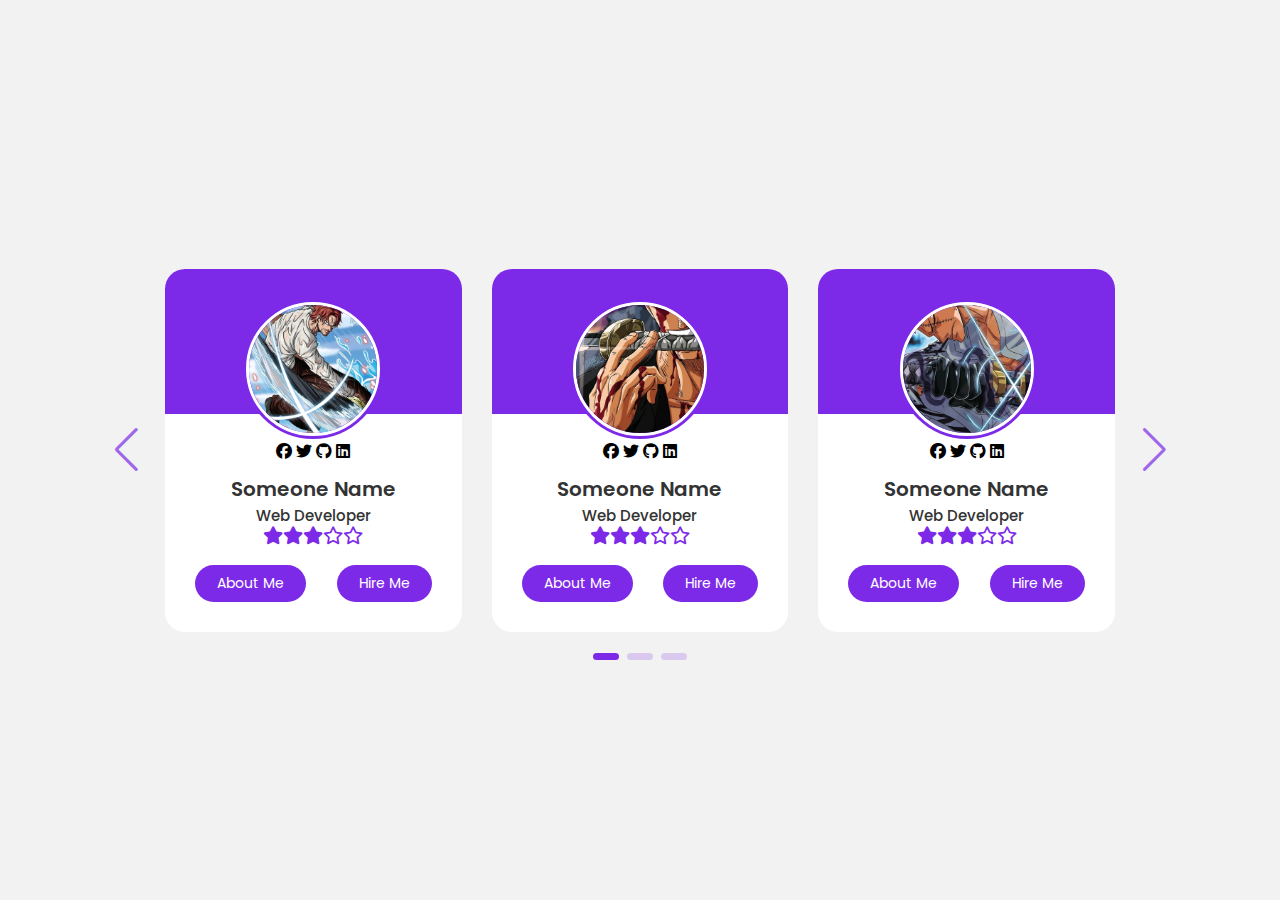
<file: index.html>
<!DOCTYPE html>
<!-- ====== Coding by Codinglab | wwww.codinglabweb.com ===== -->

<html lang="en">
<head>
    <meta charset="UTF-8">
    <meta http-equiv="X-UA-Compatible" content="IE=edge">
    
    <!-- =========== Link Swiper's CSS=========== -->
    <link rel="stylesheet" href="https://unpkg.com/swiper/swiper-bundle.min.css" />
    
    <!-- =========== Fontawesome CDN Link =========== -->
    <link rel="stylesheet" href="https://cdnjs.cloudflare.com/ajax/libs/font-awesome/6.4.0/css/all.min.css"  />

    <!-- =========== CSS ================ -->
    <link rel="stylesheet" href="style.css">
    <title>Animated with sliding Feature</title>
</head>
<body>
    <section>
        <div class="swiper mySwiper container">
            <div class="swiper-wrapper content">


                <div class=" swiper-slide card">
                    <div class="card-content">
                        <div class="image">
                            <img src="bacground_image/1680121139744.jpg" alt="">
                        </div>

                        <div class="media-icons" >
                            <i class="fa-brands fa-facebook"></i>
                            <i class="fa-brands fa-twitter"></i>
                            <i class="fa-brands fa-github"></i>
                            <i class="fa-brands fa-linkedin"></i>
                        </div>

                        <div class="name-profession">
                            <span class="name">Someone Name</span>
                            <span class="profession">Web Developer</span>
                        </div>

                        <div class="rating">
                            <i class="fa-solid fa-star"></i>
                            <i class="fa-solid fa-star"></i>
                            <i class="fa-solid fa-star"></i>
                            <i class="far fa-star"></i>
                            <i class="far fa-star"></i>
                        </div>

                        <div class="button">
                            <button class="aboutMe">About Me</button>
                            <button class="hireMe">Hire Me</button>
                        </div>

                    </div>
                </div>
                <div class=" swiper-slide card">
                    <div class="card-content">
                        <div class="image">
                            <img src="bacground_image/1680121147065.jpg" alt="">
                        </div>

                        <div class="media-icons" >
                            <i class="fa-brands fa-facebook"></i>
                            <i class="fa-brands fa-twitter"></i>
                            <i class="fa-brands fa-github"></i>
                            <i class="fa-brands fa-linkedin"></i>
                        </div>

                        <div class="name-profession">
                            <span class="name">Someone Name</span>
                            <span class="profession">Web Developer</span>
                        </div>

                        <div class="rating">
                            <i class="fa-solid fa-star"></i>
                            <i class="fa-solid fa-star"></i>
                            <i class="fa-solid fa-star"></i>
                            <i class="far fa-star"></i>
                            <i class="far fa-star"></i>
                        </div>

                        <div class="button">
                            <button class="aboutMe">About Me</button>
                            <button class="hireMe">Hire Me</button>
                        </div>

                    </div>
                </div>
                <div class=" swiper-slide card">
                    <div class="card-content">
                        <div class="image">
                            <img src="bacground_image/1680121153052.jpg" alt="">
                        </div>

                        <div class="media-icons" >
                            <i class="fa-brands fa-facebook"></i>
                            <i class="fa-brands fa-twitter"></i>
                            <i class="fa-brands fa-github"></i>
                            <i class="fa-brands fa-linkedin"></i>
                        </div>

                        <div class="name-profession">
                            <span class="name">Someone Name</span>
                            <span class="profession">Web Developer</span>
                        </div>

                        <div class="rating">
                            <i class="fa-solid fa-star"></i>
                            <i class="fa-solid fa-star"></i>
                            <i class="fa-solid fa-star"></i>
                            <i class="far fa-star"></i>
                            <i class="far fa-star"></i>
                        </div>

                        <div class="button">
                            <button class="aboutMe">About Me</button>
                            <button class="hireMe">Hire Me</button>
                        </div>

                    </div>
                </div>
                <div class=" swiper-slide card">
                    <div class="card-content">
                        <div class="image">
                            <img src="bacground_image/1680121167723.jpg" alt="">
                        </div>

                        <div class="media-icons" >
                            <i class="fa-brands fa-facebook"></i>
                            <i class="fa-brands fa-twitter"></i>
                            <i class="fa-brands fa-github"></i>
                            <i class="fa-brands fa-linkedin"></i>
                        </div>

                        <div class="name-profession">
                            <span class="name">Someone Name</span>
                            <span class="profession">Web Developer</span>
                        </div>

                        <div class="rating">
                            <i class="fa-solid fa-star"></i>
                            <i class="fa-solid fa-star"></i>
                            <i class="fa-solid fa-star"></i>
                            <i class="far fa-star"></i>
                            <i class="far fa-star"></i>
                        </div>

                        <div class="button">
                            <button class="aboutMe">About Me</button>
                            <button class="hireMe">Hire Me</button>
                        </div>

                    </div>
                </div>
                <div class=" swiper-slide card">
                    <div class="card-content">
                        <div class="image">
                            <img src="bacground_image/1680121174208.jpg" alt="">
                        </div>

                        <div class="media-icons" >
                            <i class="fa-brands fa-facebook"></i>
                            <i class="fa-brands fa-twitter"></i>
                            <i class="fa-brands fa-github"></i>
                            <i class="fa-brands fa-linkedin"></i>
                        </div>

                        <div class="name-profession">
                            <span class="name">Someone Name</span>
                            <span class="profession">Web Developer</span>
                        </div>

                        <div class="rating">
                            <i class="fa-solid fa-star"></i>
                            <i class="fa-solid fa-star"></i>
                            <i class="fa-solid fa-star"></i>
                            <i class="far fa-star"></i>
                            <i class="far fa-star"></i>
                        </div>

                        <div class="button">
                            <button class="aboutMe">About Me</button>
                            <button class="hireMe">Hire Me</button>
                        </div>

                    </div>
                </div>
                <div class=" swiper-slide card">
                    <div class="card-content">
                        <div class="image">
                            <img src="bacground_image/1680121182543.jpg" alt="">
                        </div>

                        <div class="media-icons" >
                            <i class="fa-brands fa-facebook"></i>
                            <i class="fa-brands fa-twitter"></i>
                            <i class="fa-brands fa-github"></i>
                            <i class="fa-brands fa-linkedin"></i>
                        </div>

                        <div class="name-profession">
                            <span class="name">Someone Name</span>
                            <span class="profession">Web Developer</span>
                        </div>

                        <div class="rating">
                            <i class="fa-solid fa-star"></i>
                            <i class="fa-solid fa-star"></i>
                            <i class="fa-solid fa-star"></i>
                            <i class="far fa-star"></i>
                            <i class="far fa-star"></i>
                        </div>

                        <div class="button">
                            <button class="aboutMe">About Me</button>
                            <button class="hireMe">Hire Me</button>
                        </div>

                    </div>
                </div>
                <div class=" swiper-slide card">
                    <div class="card-content">
                        <div class="image">
                            <img src="bacground_image/1680121198677.jpg" alt="">
                        </div>

                        <div class="media-icons" >
                            <i class="fa-brands fa-facebook"></i>
                            <i class="fa-brands fa-twitter"></i>
                            <i class="fa-brands fa-github"></i>
                            <i class="fa-brands fa-linkedin"></i>
                        </div>

                        <div class="name-profession">
                            <span class="name">Someone Name</span>
                            <span class="profession">Web Developer</span>
                        </div>

                        <div class="rating">
                            <i class="fa-solid fa-star"></i>
                            <i class="fa-solid fa-star"></i>
                            <i class="fa-solid fa-star"></i>
                            <i class="far fa-star"></i>
                            <i class="far fa-star"></i>
                        </div>

                        <div class="button">
                            <button class="aboutMe">About Me</button>
                            <button class="hireMe">Hire Me</button>
                        </div>

                    </div>
                </div>
                <div class=" swiper-slide card">
                    <div class="card-content">
                        <div class="image">
                            <img src="bacground_image/1680121210447.jpg" alt="">
                        </div>

                        <div class="media-icons" >
                            <i class="fa-brands fa-facebook"></i>
                            <i class="fa-brands fa-twitter"></i>
                            <i class="fa-brands fa-github"></i>
                            <i class="fa-brands fa-linkedin"></i>
                        </div>

                        <div class="name-profession">
                            <span class="name">Someone Name</span>
                            <span class="profession">Web Developer</span>
                        </div>

                        <div class="rating">
                            <i class="fa-solid fa-star"></i>
                            <i class="fa-solid fa-star"></i>
                            <i class="fa-solid fa-star"></i>
                            <i class="far fa-star"></i>
                            <i class="far fa-star"></i>
                        </div>

                        <div class="button">
                            <button class="aboutMe">About Me</button>
                            <button class="hireMe">Hire Me</button>
                        </div>

                    </div>
                </div>
                <div class=" swiper-slide card">
                    <div class="card-content">
                        <div class="image">
                            <img src="bacground_image/1680121216810.jpg" alt="">
                        </div>

                        <div class="media-icons" >
                            <i class="fa-brands fa-facebook"></i>
                            <i class="fa-brands fa-twitter"></i>
                            <i class="fa-brands fa-github"></i>
                            <i class="fa-brands fa-linkedin"></i>
                        </div>

                        <div class="name-profession">
                            <span class="name">Someone Name</span>
                            <span class="profession">Web Developer</span>
                        </div>

                        <div class="rating">
                            <i class="fa-solid fa-star"></i>
                            <i class="fa-solid fa-star"></i>
                            <i class="fa-solid fa-star"></i>
                            <i class="far fa-star"></i>
                            <i class="far fa-star"></i>
                        </div>

                        <div class="button">
                            <button class="aboutMe">About Me</button>
                            <button class="hireMe">Hire Me</button>
                        </div>

                    </div>
                </div>


            </div>
        </div>

        <div class="swiper-button-next"></div>
        <div class="swiper-button-prev"></div>
        <!-- <div class="swiper-scrollbar"></div> -->
        <div class="swiper-pagination"></div>
    </section>


     <!-- Swiper JS -->
  <script src="https://unpkg.com/swiper/swiper-bundle.min.js"></script>

  <!-- Initialize Swiper -->

    <script>
        var swiper = new Swiper(".mySwiper", {
          slidesPerView: 3,
          spaceBetween: 30,
          slidesPerGroup: 3,
          loop:true,
          loopFillGroupWithBlank:true,

          navigation: {
            nextEl: ".swiper-button-next",
            prevEl: ".swiper-button-prev",
          },
          pagination: {
            el: ".swiper-pagination",
            clickable: true,
          },
        });
      </script>




    

    






























    <!-- <section class="views"> 
        <div class="filter">
            <div class="titre">
                <h4>Anime / <span>list</span></h4>
                <h1>filter</h1>
            </div>
            <div class="btn">
                <button>All</button>
                <button>0-1</button>
                <button>A</button>
                <button>B</button>
                <button>C</button>
                <button>D</button>
                <button>E</button>
                <button>F</button>
                <button>G</button>
                <button>H</button>
                <button>I</button>
                <button>J</button>
                <button>K</button>
                <button>L</button>
                <button>M</button>
                <button>N</button>
                <button>O</button>
                <button>P</button>
                <button>Q</button>
                <button>R</button>
                <button>S</button>
                <button>T</button>
                <button>U</button>
                <button>V</button>
                <button>W</button>
                <button>Y</button>
                <button>Z</button>
            </div>
            <div class="scroll">
                <button>Genre
                    <select name="menu" id="">
                        <option>aventure</option>
                        <option>aventure</option>
                        <option>aventure</option>
                        <option>aventure</option>
                        <option>aventure</option>
                    </select>
                </button>
                <button>Country
                    <select name="menu" id="">
                        <option>aventure</option>
                        <option>aventure</option>
                        <option>aventure</option>
                        <option>aventure</option>
                        <option>aventure</option>
                    </select>
                </button>
                <button>Season
                    <select name="menu" id="">
                        <option>aventure</option>
                        <option>aventure</option>
                        <option>aventure</option>
                        <option>aventure</option>
                        <option>aventure</option>
                    </select>
                </button>
                <button>Year
                    <select name="menu" id="">
                        <option>aventure</option>
                        <option>aventure</option>
                        <option>aventure</option>
                        <option>aventure</option>
                        <option>aventure</option>
                    </select>
                </button>
                <button>Status
                    <select name="menu" id="">
                        <option>aventure</option>
                        <option>aventure</option>
                        <option>aventure</option>
                        <option>aventure</option>
                        <option>aventure</option>
                    </select>
                </button>
                <button>Type
                    <select name="menu" id="">
                        <option>aventure</option>
                        <option>aventure</option>
                        <option>aventure</option>
                        <option>aventure</option>
                        <option>aventure</option>
                    </select>
                </button>
                <button>Language
                    <select name="menu" id="">
                        <option>aventure</option>
                        <option>aventure</option>
                        <option>aventure</option>
                        <option>aventure</option>
                        <option>aventure</option>
                    </select>
                </button>
            </div>
        </div>
    </section> -->
</body>
</html>
</file>
<file: style.css>
/* === Google font import  - Popping === */
@import url('https://fonts.googleapis.com/css2?family=Poppins:ital,wght@0,300;0,400;0,500;0,600;0,700;1,600&display=swap');

*{
    margin: 0;
    padding: 0;
    box-sizing: border-box;
    font-family: 'Poppins', sans-serif;
}

body{
    height: 100vh;
    display: flex;
    align-items: center;
    justify-content: center;
    background: #f2f2f2;;
}

section{
    position: relative;
    height: 450px;
    width: 1075px;
    display: flex;
    align-items: center;
}

.swiper{
    width: 950px;
}

section .card .image {
    height: 140px;
    width: 140px;
    border-radius: 50%;
    padding: 3px;
    background: #7d2ae8;
}

section .card .image img{
    height: 100%;
    width: 100%;
    object-fit: cover;
    border-radius: 50%;
    border: 3px solid #fff;
}

.card{
    position: relative;
    background: #fff;
    border-radius: 20px;
    margin: 20px 0;
}

.card::before{
    content: "";
    position: absolute;
    height: 40%;
    width: 100%;
    background: #7d2ae8;
    border-radius: 20px 20px 0 0;
}

.card .card-content{
    display: flex;
    flex-direction: column;
    align-items: center;
    padding: 30px;
    position: relative;
    z-index: 100;

}

.card media-icons{
    position: absolute;
    top: 10px;
    right: 20px;
    display: flex;
    flex-direction: column;
    align-items: center;
}

.card media-icons i{
    color: #fff;
    opacity: 0.6;
    margin-top: 10px;
    transition: all 0.3s ease;
    cursor: pointer;
}

.card media-icons i:hover{
    opacity: 1;
}

.card .name-profession{
    display: flex;
    flex-direction: column;
    align-items: center;
    margin-top: 10px;
    color: #333;
}

.name-profession .name{
    font-size: 20px;
    font-weight: 600;
}

.name-profession .profession{
    font-size: 15px;
    font-weight: 500;
}

.card .rating{
    display: flex;
    align-items: center;
    margin-top: 18px;
}

.card .rating{
    font-size: 18px;
    margin: 0 2px;
    color: #7d2ae8;
}

.card .button{
    width: 100%;
    display: flex;
    justify-content: space-between;
    margin-top: 20px;
}

.card .button button{
    background: #7d2ae8;
    outline: none;
    border: none;
    color: #fff;
    padding: 8px 22px;
    border-radius: 20px;
    font-size: 14px;
    transition: all 0.3s ease;
    cursor: pointer;
}

.button button:hover{
    background: #6616d0;
}

.swiper-pagination-bullet{
    height: 7px;
    width: 26px;
    border-radius: 25px;
    background: #7d2ae8;
}

.swiper-button-next, .swiper-button-prev{
    opacity: 0.7;
    color: #7d2ae8;
    transition: all 0,3s ease;
}

.swiper-button-next:hover, .swiper-button-prev:hover{
    opacity: 1;
    color: #7d2ae8;
}
</file>
